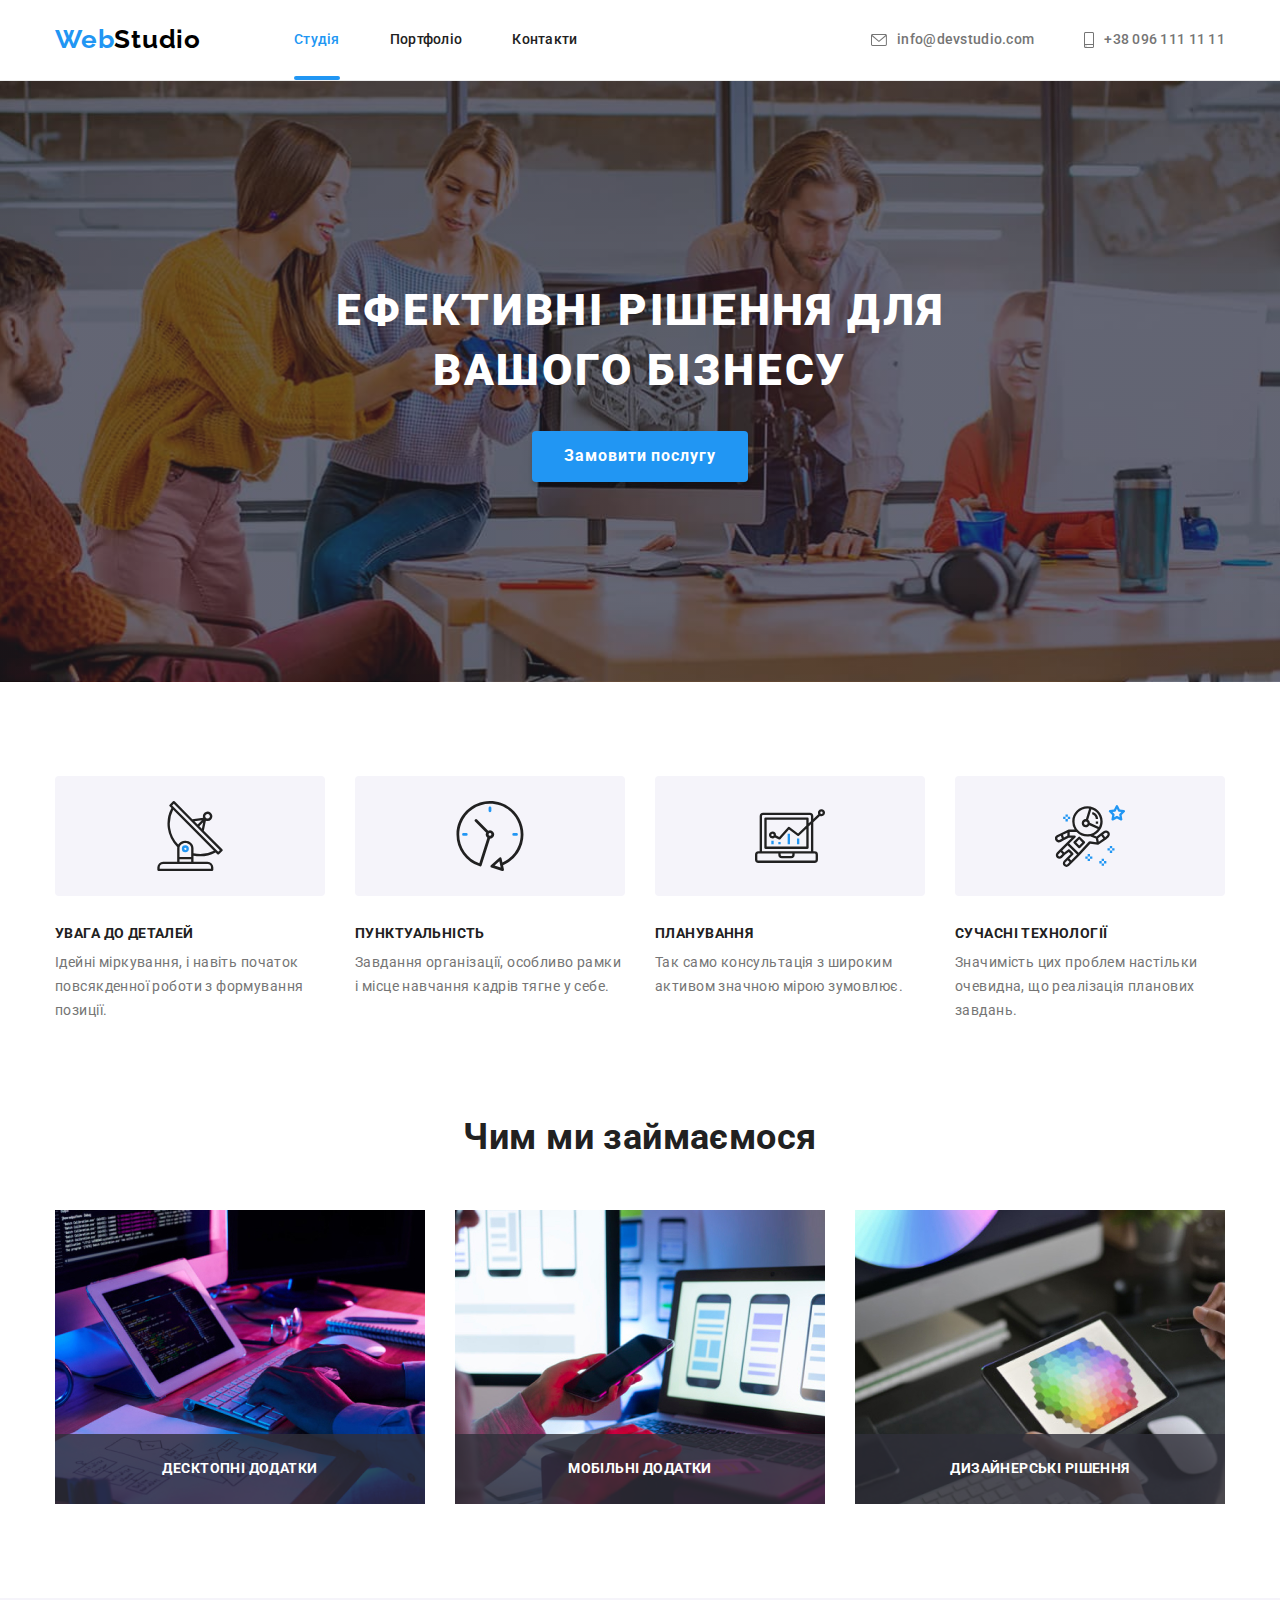
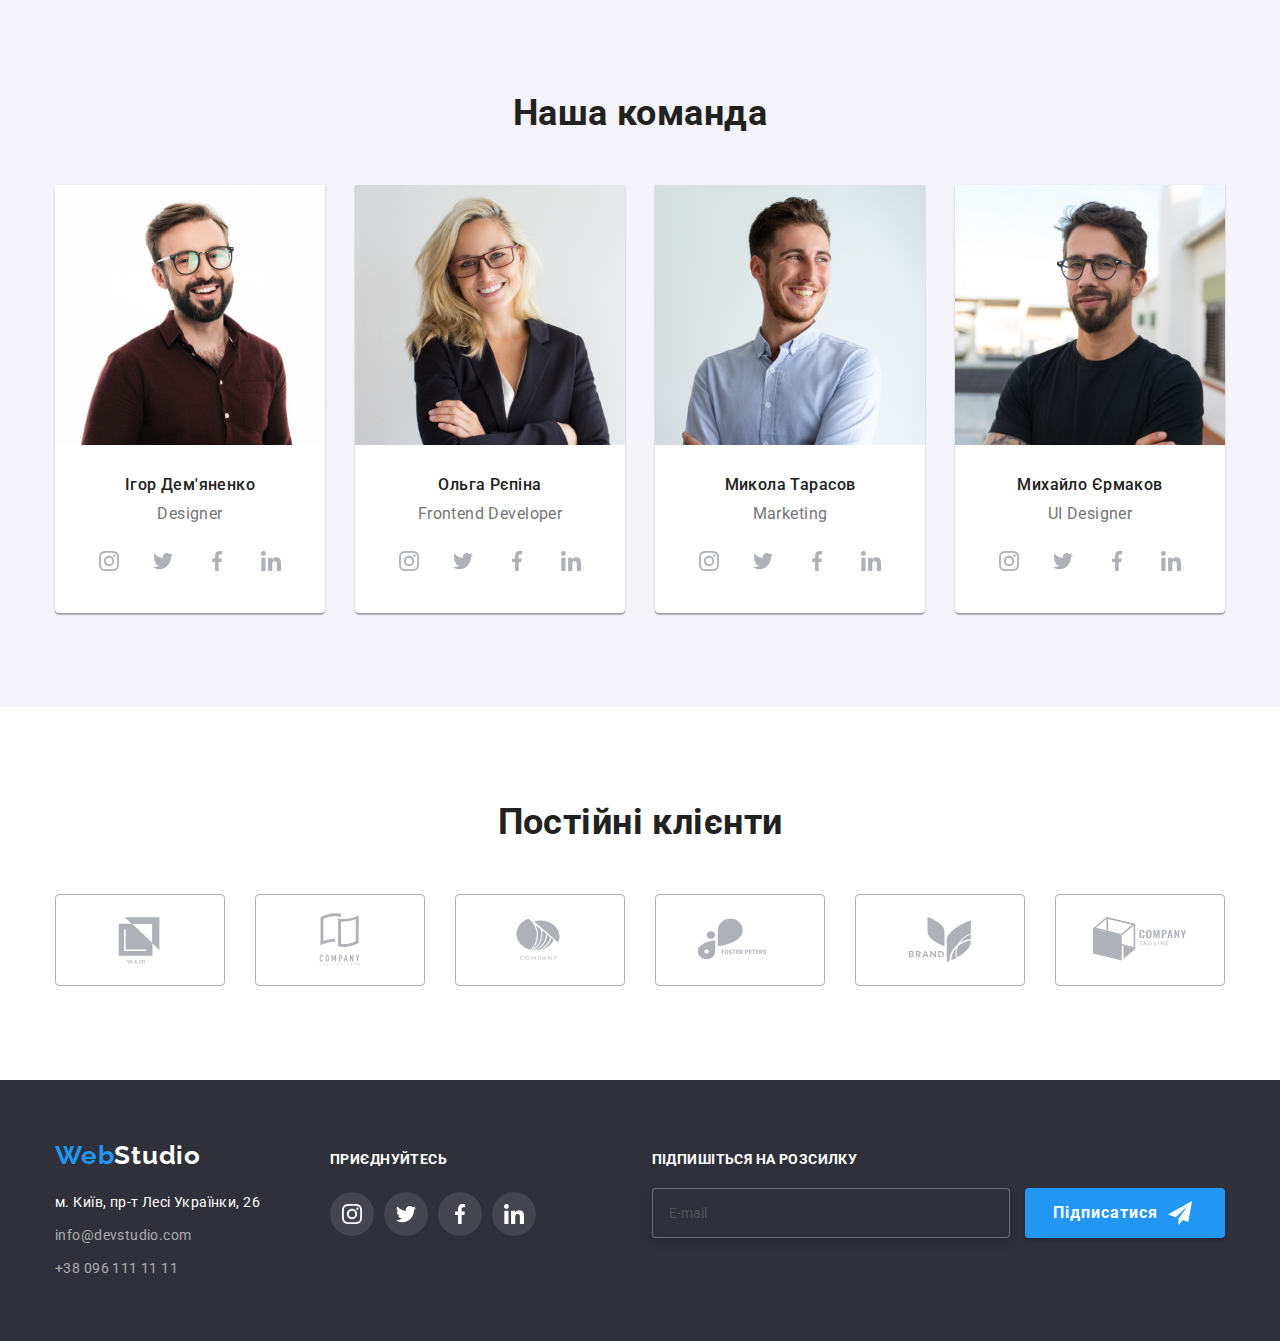
<file: index.html>
<!DOCTYPE html>
<html lang="uk">
<head>
    <meta charset="UTF-8">
    <meta name="viewport" content="width=device-width, initial-scale=1.0">
    <link href="https://fonts.googleapis.com/css2?family=Raleway:wght@700&family=Roboto:wght@400;500;700;900&display=swap"
        rel="stylesheet">
    <title>Студія</title>
    <link rel="stylesheet" href="https://cdnjs.cloudflare.com/ajax/libs/modern-normalize/1.1.0/modern-normalize.min.css">
    <link rel="stylesheet" href="./css/styles.css">
</head>
<body>
    <!-- Site header -->
    <header class="header">
        <div class="container header-wrap">
            <nav class="header-nav">
                <a lang="en" href="./index.html" class="logo">
                    <span class="accent">Web</span>Studio</a>
                <ul class="header-list">
                    <li class="header-item"><a href="#" class="header-link link current">Студія</a></li>
                    <li class="header-item"><a href="./portfolio.html" class="header-link link">Портфоліо</a></li>
                    <li class="header-item"><a href="#" class="header-link link">Контакти</a></li>
                </ul>
                </nav>
            <ul class="contacts">
                <li><a href="mailto://info@devstudio.com" class="contact link"><svg width="16" height="12" class="icon-contact">
                    <use href="./images/icons.svg#icon-envelope"></use>
                </svg>info@devstudio.com</a></li>
                <li><a href="tel:+380961111111" class="contact link"><svg width="10" height="16" class="icon-contact">
                    <use href="./images/icons.svg#icon-smartphone"></use>
                </svg>+38 096 111 11 11</a></li>
            </ul> 
        </div>
         
    </header>
    <main class="main">
        <!-- Hero section -->
        <section class="section hero">
            <div class="container">
                <h1 class="hero-title">Ефективні рішення для вашого бізнесу</h1>
                <button type="button" class="hero-button button" data-modal-open>Замовити послугу</button>
            </div>
        </section>
        <div class="backdrop is-hidden" data-modal>
            <div class="modal">
                <button type="button" class="modal-close" data-modal-close>
                    <svg width="18" height="18" class="button-close">
                        <use href="./images/icons.svg#icon-close-back"></use>
                    </svg>
                </button>
                <form class="modal-form">
                    <p class="modal-title">Залиште свої дані, ми вам передзвонимо</p>
                    <div class="form-wraper">
                        <label class="form-element">
                            Ім'я
                            <div class="input-wrapper">
                                <svg class="icon-modal" width="18" height="18">
                                    <use href="./images/icons.svg#icon-person-black"></use>
                                </svg>
                                <input type="text" name="username" placeholder="" />
                            </div>
                    </label>
                    </div>
                    <div class="form-wraper">
                        <label class="form-element">
                            Телефон
                            <div class="input-wrapper">
                                <svg class="icon-modal" width="18" height="18">
                                    <use href="./images/icons.svg#icon-phone-black"></use>
                                </svg>
                                <input type="tel" name="phone-number" placeholder="" />
                            </div>
                    </label>
                    </div>
                    <div class="form-wraper">
                        <label class="form-element">
                            Пошта
                            <div class="input-wrapper">
                                <svg class="icon-modal" width="18" height="18">
                                    <use href="./images/icons.svg#icon-email-black"></use>
                                </svg>
                                <input type="email" name="email" placeholder="" />
                            </div>
                    </label>
                    </div>
                    <div class="form-wraper">
                        <label class="form-feedback">
                            Коментар
                            <div class="input-wrapper">
                                <textarea name="feedback" placeholder="Введіть текст"></textarea>
                            </div>
                    </label>
                    </div>
                    <div class="form-checkbox">
                        <input type="checkbox" name="agree" value="agree" id="agree" class="checkbox-hidden visually-hidden" required/>
                        <label for="agree"><svg class="checkbox" width="12">
                            <use href="./images/icons.svg#icon-Vector"></use>
                        </svg>
                        Погоджуюся з розсилкою та приймаю &nbsp;<a href="">Умови договору</a></label>
                    </div>
                    <button type="submit" class="form-button">Відправити</button>
                </form>
            </div>
        </div>
        </div>

        <!-- Preferens section -->
        <section class="section">
            <div class="container">
                <h2 class="visually-hidden">Переваги</h2>
                <ul class="preference-list">
                    <li>
                        <div class="preference-wrapper">
                            <svg width="70" height="70" class="icon-shape">
                                <use href="./images/icons.svg#icon-antenna-1"></use>
                            </svg>
                        </div>
                        <h3 class="preference-title title">УВАГА ДО ДЕТАЛЕЙ</h3>
                        <p class="text">Ідейні міркування, і навіть початок повсякденної роботи з формування позиції.</p>
                    </li>
                    <li>
                        <div class="preference-wrapper">
                            <svg width="70" height="70" class="icon-shape">
                                <use href="./images/icons.svg#icon-clock-1"></use>
                            </svg>
                        </div>
                        <h3 class="preference-title title">ПУНКТУАЛЬНІСТЬ</h3>
                        <p class="text">Завдання організації, особливо рамки і місце навчання кадрів тягне у себе.</p>
                    </li>
                    <li>
                        <div class="preference-wrapper">
                            <svg width="70" height="70" class="icon-shape">
                                <use href="./images/icons.svg#icon-diagram-1"></use>
                            </svg>
                        </div>
                        <h3 class="preference-title title">ПЛАНУВАННЯ</h3>
                        <p class="text">Так само консультація з широким активом значною мірою зумовлює.</p>
                    </li>
                    <li>
                        <div class="preference-wrapper">
                            <svg width="70" height="70" class="icon-shape">
                                <use href="./images/icons.svg#icon-astronaut-1"></use>
                            </svg>
                        </div>
                        <h3 class="preference-title title">СУЧАСНІ ТЕХНОЛОГІЇ</h3>
                        <p class="text">Значимість цих проблем настільки очевидна, що реалізація планових завдань.</p>
                    </li>
                </ul> 
            </div>
            
        </section>
        <!-- Specifics section -->
        <section class="section specifics">
            <div class="container">
                <h2 class="section-title title">Чим ми займаємося</h2>
                <ul class="specific-list">
                    <li class="specific-card">
                        <img src="./images/specific/img_1.jpg" alt="Робота за комп'ютером, бекенд" width="370" height="294">
                        <div class="specific-overlay">
                            <p>Десктопні додатки</p>
                        </div>
                    </li>
                    <li class="specific-card">
                        <img src="./images/specific/img_2.jpg" alt="Робота за комп'ютером, фронтенд" width="370" height="294">
                        <div class="specific-overlay">
                            <p>Мобільні додатки</p>
                        </div>
                    </li>
                    <li class="specific-card">
                        <img src="./images/specific/img_3.jpg" alt="Робота за комп'ютером, дизайн" width="370" height="294">
                        <div class="specific-overlay">
                            <p>Дизайнерські рішення</p>
                        </div>
                    </li>
                </ul>
            </div>
            
        </section>
        <!-- Team -->
        <section class="section section-team">
            <div class="container">
                <h2 class="section-title title">Наша команда</h2>
                <ul class="team">
                    <li class="team-card card">
                        <img src="./images/team/photo_1.jpg" alt="Ігор Дем'яненко фото" width="270" height="260">
                        <div class="team-container">
                            <h3 class="name title">Ігор Дем'яненко</h3>
                            <p lang="en" class="desc">Designer</p>
                            <ul class="team-list">
                            
                                <li class="team-icon">
                                    <a href=""><svg class="team-shape">
                                            <use href="./images/icons.svg#icon-instagram"></use>
                                        </svg></a>
                                </li>
                            
                                <li class="team-icon">
                                    <a href=""><svg class="team-shape">
                                            <use href="./images/icons.svg#icon-twitter"></use>
                                        </svg></a>
                                </li>
                            
                                <li class="team-icon">
                                    <a href="">
                                        <svg class="team-shape">
                                            <use href="./images/icons.svg#icon-facebook"></use>
                                        </svg>
                                    </a>
                                </li>
                            
                                <li class="team-icon">
                                    <a href=""><svg class="team-shape">
                                            <use href="./images/icons.svg#icon-linkedin"></use>
                                        </svg></a>
                                </li>
                            </ul>
                        </div>
                    </li>
                    <li class="team-card card">
                        <img src="./images/team/photo_2.jpg" alt="Ольга Рєпіна фото" width="270" height="260">
                        <div class="team-container">
                            <h3 class="name title">Ольга Рєпіна</h3>
                            <p lang="en" class="desc">Frontend Developer</p>
                            <ul class="team-list">
                            
                                <li class="team-icon">
                                    <a href=""><svg class="team-shape">
                                            <use href="./images/icons.svg#icon-instagram"></use>
                                        </svg></a>
                                </li>
                            
                                <li class="team-icon">
                                    <a href=""><svg class="team-shape">
                                            <use href="./images/icons.svg#icon-twitter"></use>
                                        </svg></a>
                                </li>
                            
                                <li class="team-icon">
                                    <a href="">
                                        <svg class="team-shape">
                                            <use href="./images/icons.svg#icon-facebook"></use>
                                        </svg>
                                    </a>
                                </li>
                            
                                <li class="team-icon">
                                    <a href=""><svg class="team-shape">
                                            <use href="./images/icons.svg#icon-linkedin"></use>
                                        </svg></a>
                                </li>
                            </ul>
                        </div>
                    </li>
                    <li class="team-card card">
                        <img src="./images/team/photo_3.jpg" alt="Микола Тарасов фото" width="270" height="260">
                        <div class="team-container">
                            <h3 class="name title">Микола Тарасов</h3>
                            <p lang="en" class="desc">Marketing</p>
                            <ul class="team-list">
                            
                                <li class="team-icon">
                                    <a href=""><svg class="team-shape">
                                            <use href="./images/icons.svg#icon-instagram"></use>
                                        </svg></a>
                                </li>
                            
                                <li class="team-icon">
                                    <a href=""><svg class="team-shape">
                                            <use href="./images/icons.svg#icon-twitter"></use>
                                        </svg></a>
                                </li>
                            
                                <li class="team-icon">
                                    <a href="">
                                        <svg class="team-shape">
                                            <use href="./images/icons.svg#icon-facebook"></use>
                                        </svg>
                                    </a>
                                </li>
                            
                                <li class="team-icon">
                                    <a href=""><svg class="team-shape">
                                            <use href="./images/icons.svg#icon-linkedin"></use>
                                        </svg></a>
                                </li>
                            </ul>
                        </div>
                    </li>
                    <li class="team-card card">
                        <img src="./images/team/photo_4.jpg" alt="Михайло Єрмаков фото" width="270" height="260">
                        <div class="team-container">
                            <h3 class="name title">Михайло Єрмаков</h3>
                            <p lang="en" class="desc">UI Designer</p>
                            <ul class="team-list">
                            
                                <li class="team-icon">
                                    <a href=""><svg class="team-shape">
                                            <use href="./images/icons.svg#icon-instagram"></use>
                                        </svg></a>
                                </li>
                            
                                <li class="team-icon">
                                    <a href=""><svg class="team-shape">
                                            <use href="./images/icons.svg#icon-twitter"></use>
                                        </svg></a>
                                </li>
                            
                                <li class="team-icon">
                                    <a href="">
                                        <svg class="team-shape">
                                            <use href="./images/icons.svg#icon-facebook"></use>
                                        </svg>
                                    </a>
                                </li>
                            
                                <li class="team-icon">
                                    <a href=""><svg class="team-shape">
                                            <use href="./images/icons.svg#icon-linkedin"></use>
                                        </svg></a>
                                </li>
                            </ul>
                        </div>
                    </li>
                </ul>
            </div>
            
        </section>

        <!-- Customers -->
        <section class="section customers">
            <div class="container">
                <h2 class="section-title title">Постійні клієнти</h2>
                <ul class="customers-list">
                    <li>
                        <a href="">
                            <svg class="customers-shape">
                                <use href="./images/icons.svg#icon-Logo-7"></use>
                            </svg>
                        </a>
                    </li>
                    <li>
                        <a href="">
                            <svg class="customers-shape">
                                <use href="./images/icons.svg#icon-Logo-8"></use>
                            </svg>
                        </a>
                    </li>
                    <li>
                        <a href="">
                            <svg class="customers-shape">
                                <use href="./images/icons.svg#icon-Logo-9"></use>
                            </svg>
                        </a>
                    </li>
                    <li>
                        <a href="">
                            <svg class="customers-shape">
                                <use href="./images/icons.svg#icon-Logo-10"></use>
                            </svg>
                        </a>
                    </li>
                    <li>
                        <a href="">
                            <svg class="customers-shape">
                                <use href="./images/icons.svg#icon-Logo-11"></use>
                            </svg>
                        </a>
                    </li>
                    <li>
                        <a href="">
                            <svg class="customers-shape">
                                <use href="./images/icons.svg#icon-Logo-12"></use>
                            </svg>
                        </a>
                    </li>
                </ul>
            </div>

        </section>
    </main>
    <footer class="footer">
        <div class="container footer-wrapper">
            <div class="address-wrapper">
                <a lang="en" href="./index.html" class="logo link">
                    <span class="accent">Web</span>Studio</a>
                </a>
                <address class="address">
                    <ul>
                        <li>
                            <a href="https://goo.gl/maps/q37ei5Kf7AUgtXnX9"
                            target="_blank"
                            rel="noopener noreferrer nofollow" class="address-item color link">м. Київ, пр-т Лесі Українки, 26</a>
                        </li>
                        <li>
                            <a href="mailto://info@devstudio.com" class="address-item link">info@devstudio.com</a>
                        </li>
                        <li><a href="tel:+380961111111" class="address-item link">+38 096 111 11 11</a></li>
                    </ul>
                </address>
            </div>
            <div class="footer-join">
                <b class="footer-title">Приєднуйтесь</b>
                <ul class="footer-join-list">
                    <li class="footer-icon">
                        <a href=""><svg class="footer-shape">
                            <use href="./images/icons.svg#icon-instagram"></use>
                        </svg></a>
                    </li>
                    
                    <li class="footer-icon">
                        <a href=""><svg class="footer-shape">
                            <use href="./images/icons.svg#icon-twitter"></use>
                        </svg></a>
                    </li>
                    
                    <li class="footer-icon">
                        <a href=""><svg class="footer-shape">
                            <use href="./images/icons.svg#icon-facebook"></use>
                        </svg></a>
                    </li>
                    
                    <li class="footer-icon">
                        <a href=""><svg class="footer-shape">
                            <use href="./images/icons.svg#icon-linkedin"></use>
                        </svg></a>
                    </li>
                </ul>

            </div>
            <form class="footer-form">
                <b class="footer-title form-title">Підпишіться на розсилку</b>
                <label class="footer-form-label">
                    <input type="email" name="email" placeholder="E-mail" required>
                </label>
                <button type="submit" class="footer-form-button">
                    Підписатися
                    <svg class="footer-form-icon" width="24" height="24">
                        <use href="./images/icons.svg#icon-icon-send"></use>
                    </svg>
                </button>
            </form>
        </div>
        
    </footer>
    <script src="./js/modal.js"></script>
</body>
</html>
</file>
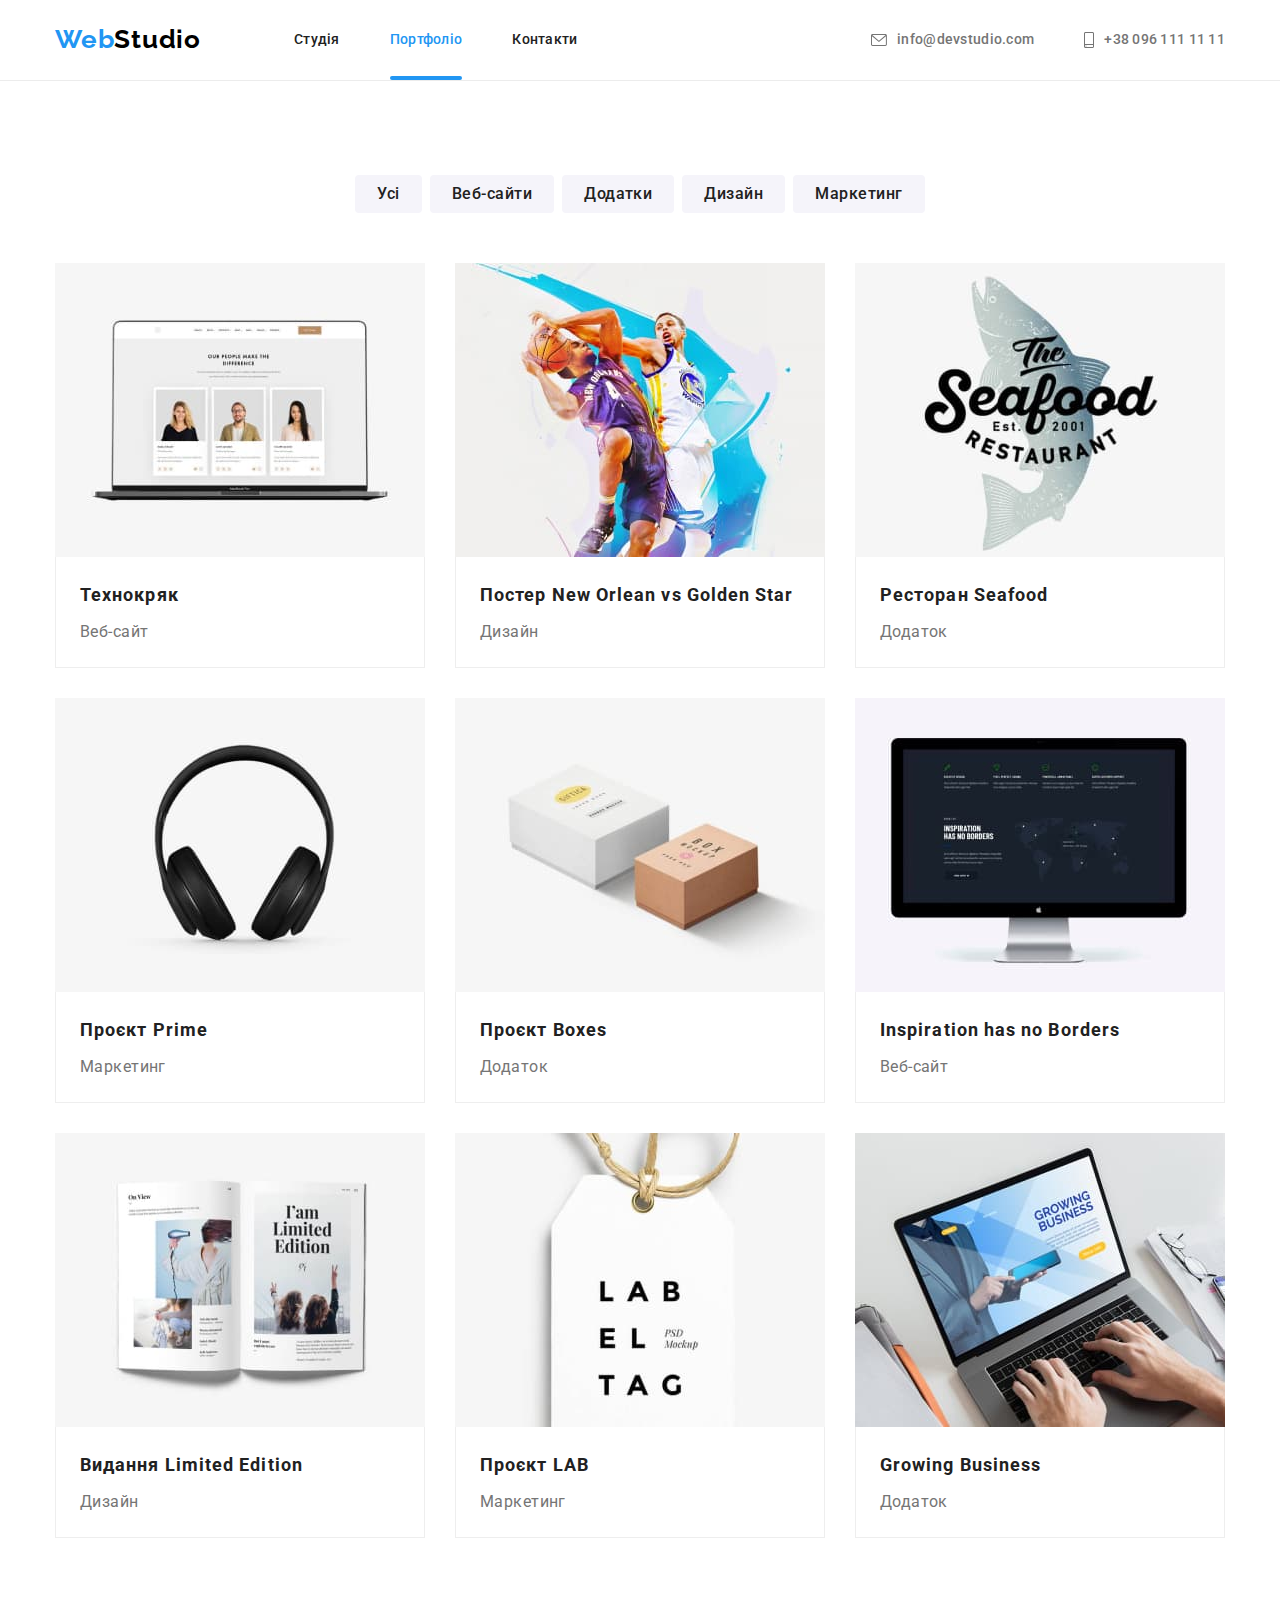
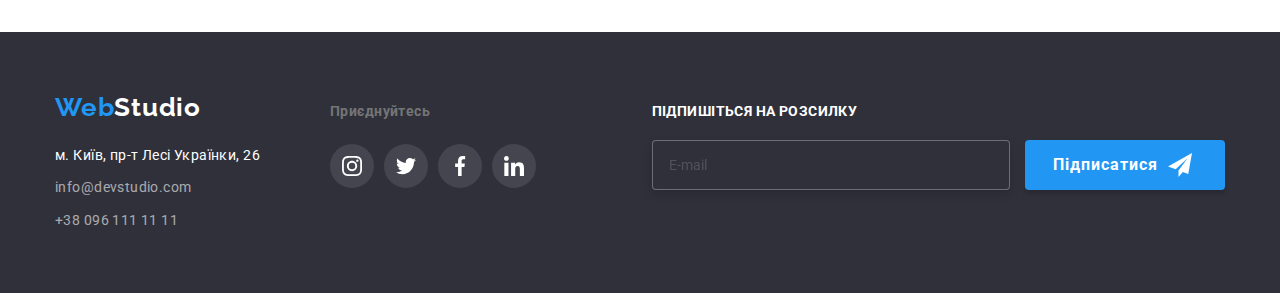
<file: portfolio.html>
<!DOCTYPE html>
<html lang="uk">

<head>
    <meta charset="UTF-8">
    <meta name="viewport" content="width=device-width, initial-scale=1.0">
    <link href="https://fonts.googleapis.com/css2?family=Raleway:wght@700&family=Roboto:wght@400;500;700;900&display=swap"
        rel="stylesheet">
    <title>Студія</title>
    <link rel="stylesheet" href="https://cdnjs.cloudflare.com/ajax/libs/modern-normalize/1.1.0/modern-normalize.min.css">
    <link rel="stylesheet" href="./css/styles.css">
</head>

<body>
    <!-- Site header -->
    <header class="header">
        <div class="container header-wrap">
            <nav class="header-nav">
                <a lang="en" href="./index.html" class="logo">
                    <span class="accent">Web</span><span class="logo-letter">Studio</span></a>
                <ul class="header-list">
                    <li><a href="./index.html" class="header-link link">Студія</a></li>
                    <li><a href="#" class="header-link link current">Портфоліо</a></li>
                    <li><a href="#" class="header-link link">Контакти</a></li>
                </ul>
            </nav>
            <ul class="contacts">
                <li><a href="mailto://info@devstudio.com" class="contact link"><svg width="16" height="12" class="icon-contact">
                            <use href="./images/icons.svg#icon-envelope"></use>
                        </svg>info@devstudio.com</a></li>
                <li><a href="tel:+380961111111" class="contact link"><svg width="10" height="16" class="icon-contact">
                            <use href="./images/icons.svg#icon-smartphone"></use>
                        </svg>+38 096 111 11 11</a></li>
            </ul>
        </div>
        
    </header>
    <main>
        <!--Portfolio section-->
        <section class="section">
            <div class="container">
                <h1 class="visually-hidden">Portfolio</h1>
                <ul class="filters">
                    <Li><button type="button" class="filter title button">Усі</button></Li>
                    <Li><button type="button" class="filter title button">Веб-сайти</button></Li>
                    <Li><button type="button" class="filter title button">Додатки</button></Li>
                    <Li><button type="button" class="filter title button">Дизайн</button></Li>
                    <Li><button type="button" class="filter title button">Маркетинг</button></Li>
                </ul>
                <ul class="project-cards">
                    <li class="project card">
                        <a href=""> 
                            <div class="project-overlay">
                                <img src="./images/project/project_1.jpg" alt="Ноутбук" width="370" height="294">
                                <div class="paragraph">
                                    <p class="project-text">Ресурс пропонує комплексні пропозиції з різним рівнем функціоналу та сервісів. Все це дозволить відвідувачу отримати
                                вичерпні відомості про компанію чи приватну особу.</p>
                                </div>
                            </div>
                            <div class="card-container">
                                <h2 class="card-title title">Технокряк</h2>
                                <p class="project-title">Веб-сайт</p>
                            </div>
                        </a>       
                    </li>
                    <li class="project card">
                        <a href="">
                            <div class="project-overlay">
                                <img src="./images/project/project_2.jpg" alt="Троє баскетбольних гравців" width="370" height="294">
                                <div class="paragraph">
                                    <p class="project-text">Lorem ipsum dolor sit amet consectetur adipisicing elit. Eveniet, tempora.</p>
                                </div>
                            </div>
                            <div class="card-container">
                                <h2 class="card-title title">Постер New Orlean vs Golden Star</h2>
                                <p class="project-title">Дизайн</p>
                            </div>
                        </a>
                    
                    </li>
                    <li class="project card">
                        <a href="">
                            <div class="project-overlay">
                                <img src="./images/project/project_3.jpg" alt="Seafood логотип" width="370" height="294">
                                <div class="paragraph">
                                    <p class="project-text">Lorem ipsum dolor, sit amet consectetur adipisicing elit. Nostrum!</p>
                                </div>
                            </div>
                            <div class="card-container">
                                <h2 class="card-title title">Ресторан Seafood</h2>
                                <p class="project-title">Додаток</p>
                            </div>
                        </a>    
                    </li>
                    <li class="project card">
                        <a href="">
                            <div class="project-overlay">
                                <img src="./images/project/project_4.jpg" alt="навушники" width="370" height="294">
                                <div class="paragraph">
                                    <p class="project-text">Lorem ipsum dolor sit amet consectetur, adipisicing elit. Possimus.</p>
                                </div>
                            </div>
                            <div class="card-container">
                                <h2 class="card-title title">Проєкт Prime</h2>
                                <p class="project-title">Маркетинг</p> 
                            </div>
                        </a>
                    </li>
                    <li class="project card">
                        <a href="">
                            <div class="project-overlay">
                                <img src="./images/project/project_5.jpg" alt="дві коробки" width="370" height="294">
                                <div class="paragraph">
                                    <p class="project-text">Lorem ipsum, dolor sit amet consectetur adipisicing elit. Sunt.</p>
                                </div>
                            </div>
                            <div class="card-container">
                                <h2 class="card-title title">Проєкт Boxes</h2>
                                <p class="project-title">Додаток</p>
                            </div>
                        </a> 
                    </li>
                    <li class="project card">
                        <a href="">
                            <div class="project-overlay">
                                <img src="./images/project/project_6.jpg" alt="монітор" width="370" height="294">
                                <div class="paragraph">
                                    <p class="project-text">Lorem ipsum dolor sit amet consectetur adipisicing elit. Ratione.</p>
                                </div>
                            </div>
                            <div class="card-container">
                                <h2 class="card-title title">Inspiration has no Borders</h2>
                                <p class="project-title">Веб-сайт</p>
                            </div>
                        </a>
                    </li>
                    <li class="project card">
                        <a href="">
                            <div class="project-overlay">
                                <img src="./images/project/project_7.jpg" alt="відкрита книга" width="370" height="294">
                                <div class="paragraph">
                                    <p class="project-text">Lorem ipsum dolor sit amet consectetur adipisicing elit. Debitis.</p>
                                </div>
                            </div>
                            <div class="card-container">
                                <h2 class="card-title title">Видання Limited Edition</h2>
                                <p class="project-title">Дизайн</p>
                            </div>
                        </a>
                    </li>
                    <li class="project card">
                        <a href="">
                            <div class="project-overlay">
                                <img src="./images/project/project_8.jpg" alt="label тег" width="370" height="294">
                                <div class="paragraph">
                                    <p class="project-text">Lorem ipsum dolor sit amet consectetur adipisicing elit. Quas.</p>
                                </div>
                            </div>
                            <div class="card-container">
                                <h2 class="card-title title">Проєкт LAB</h2>
                                <p class="project-title">Маркетинг</p>
                            </div>
                        </a>
                    </li>
                    <li class="project card">
                        <a href="">
                            <div class="project-overlay">
                                <img src="./images/project/project_9.jpg" alt="робота за комп'ютером " width="370" height="294">
                                <div class="paragraph">
                                    <p class="project-text">Lorem ipsum dolor sit amet consectetur adipisicing elit. Ut.</p>
                                </div>
                            </div>
                            <div class="card-container">
                                <h2 class="card-title title">Growing Business</h2>
                                <p class="project-title">Додаток</p>
                            </div>  
                        </a>
                    </li>
                </ul>
            </div>
            

        </section>
    </main>
    <footer class="footer">
        <div class="container footer-wrapper">
            <div class="address-wrapper">
                <a lang="en" href="./index.html" class="logo link">
                    <span class="accent">Web</span>Studio</a>
                </a>
                <address class="address">
                    <ul>
                        <li>
                            <a href="https://goo.gl/maps/q37ei5Kf7AUgtXnX9" target="_blank"
                                rel="noopener noreferrer nofollow" class="address-item color link">м. Київ, пр-т Лесі
                                Українки, 26</a>
                        </li>
                        <li>
                            <a href="mailto://info@devstudio.com" class="address-item link">info@devstudio.com</a>
                        </li>
                        <li><a href="tel:+380961111111" class="address-item link">+38 096 111 11 11</a></li>
                    </ul>
                </address>
            </div>
            <div class="footer-join">
                <b class="footer-join-title">Приєднуйтесь</b>
                <ul class="footer-join-list">
                    <li class="footer-icon">
                        <a href=""><svg class="footer-shape">
                                <use href="./images/icons.svg#icon-instagram"></use>
                            </svg></a>
                    </li>
    
                    <li class="footer-icon">
                        <a href=""><svg class="footer-shape">
                                <use href="./images/icons.svg#icon-twitter"></use>
                            </svg></a>
                    </li>
    
                    <li class="footer-icon">
                        <a href=""><svg class="footer-shape">
                                <use href="./images/icons.svg#icon-facebook"></use>
                            </svg></a>
                    </li>
    
                    <li class="footer-icon">
                        <a href=""><svg class="footer-shape">
                                <use href="./images/icons.svg#icon-linkedin"></use>
                            </svg></a>
                    </li>
                </ul>
    
            </div>
            <form class="footer-form">
                <b class="footer-title form-title">Підпишіться на розсилку</b>
                <label class="footer-form-label">
                    <input type="email" name="email" placeholder="E-mail" required>
                </label>
                <button type="submit" class="footer-form-button">
                    Підписатися
                    <svg class="footer-form-icon" width="24" height="24">
                        <use href="./images/icons.svg#icon-icon-send"></use>
                    </svg>
                </button>
            </form>
        </div>
    
    </footer>

</body>

</html>
</file>
<file: css/styles.css>
:root {
    --primary-text-color: #757575;
    --lurge-title-color: #FFFFFF;
    --title-text-color: #212121;
    --accent-color: #2196F3;
    --header-logo-color: #000000;
    --hero-footer-color: #2F303A;
    --section-color: #F5F4FA;
    --a-color: rgba(255, 255, 255, 0.6);
    --icon-color: #AFB1B8;
}

h1,
h2,
h3,
h4,
h5,
h6,
ul,
p {
    margin: 0;
}

ul {
    padding: 0;
    list-style: none;
}

body {
    background-color: var(--lurge-title-color);
    color: var(--primary-text-color);
    font-family: "Roboto", sans-serif;
    letter-spacing: 0.03em;
    font-size: 14px;
    line-height: 1.7;
}

img {
    display: block;
}

svg {
    padding: 0;
    margin: 0;
}

.container {
    width: 1200px;
    margin: 0 auto;
    padding: 0 15px;
    /* outline: 1px solid pink ; */
}

.title {
    color: var(--title-text-color);
}

a {
    text-decoration: none;
    transition: color 250ms cubic-bezier(0.4, 0, 0.2, 1);
}

.link {
    color: var(--primary-text-color);

}

.link:hover,
.link:focus {
    color: var(--accent-color);
}

.section {
    padding-top: 94px;
    padding-bottom: 94px;
}

.logo {
    display: block;
    color: #000000;
    font-family: "Raleway", sans-serif;
    font-weight: 700;
    font-size: 26px;
    line-height: 1.2;
    letter-spacing: 0.03em;
    text-decoration: none;
}

/* Site header */
header {
    border-bottom: 1px solid #ECECEC;
}

.header .logo {
    margin-right: 93px;
    padding-top: 24px;
    padding-bottom: 25px;
}

.accent {
    color: var(--accent-color);
}

.header-list .current {
    position: relative;
    display: block;
    color: var(--accent-color);
}

.current::after {
    position: absolute;
    display: block;
    content: '';
    width: 100%;
    height: 4px;
    border-radius: 2px;
    background-color: var(--accent-color);
    bottom: 0;
}

.header .link {
    display: flex;
    align-items: center;
    padding-top: 32px;
    padding-bottom: 32px;
    /* background-color: purple; */
}

/* .header-link .icon-contact {
    transition: fill 2000ms cubic-bezier(0.4, 0, 0.2, 1);
} */

.icon-contact {
    /* width: 20px;
    height: 20px; */
    margin-right: 10px;
    fill: currentColor;
}

.icon-contact:hover,
.icon-contact:focus {
    fill: currentColor;
}

.header-wrap {
    display: flex;
}

.header-nav {
    display: flex;
    align-items: center;
}

.header-list {
    display: flex;
    gap: 50px;
}

.contacts {
    display: flex;
    gap: 50px;
    align-items: center;
    margin-left: auto;
}

.header-link,
.contact {
    display: block;
    font-weight: 500;
    font-size: 14px;
    line-height: 1.14;
    letter-spacing: 0.02em;
}

.header-link {
    color: var(--title-text-color);
}

/* Hero section */
.hero {
    background: linear-gradient(rgba(47, 48, 58, 0.4), rgba(47, 48, 58, 0.4)), url(../images/bg-img.jpg);
    background-position: center;
    background-repeat: no-repeat;
    background-size: cover;
    max-width: 1600px;
    min-height: 600px;
    padding-top: 200px;
    padding-bottom: 200px;
    margin: auto;
    text-align: center;
} 

.hero-title {
    margin-bottom: 30px;
    width: 696px;
    height: 120px;
    margin-left: auto;
    margin-right: auto;

    color: var(--lurge-title-color);
    font-weight: 900;
    font-size: 44px;
    line-height: 1.36;
    /* text-align: center; */
    letter-spacing: 0.06em;
    text-transform: uppercase;
}

.button {
    padding: 0;
    cursor: pointer;
    margin: 0 auto;
    display: block;
    transition-property: background-color, box-shadow;
    transition-duration: 250ms, 250ms;
    transition-timing-function: cubic-bezier(0.4, 0, 0.2, 1), cubic-bezier(0.4, 0, 0.2, 1);
}

.hero-button {
    box-shadow: 0px 4px 4px rgba(0, 0, 0, 0.15);
    border-radius: 4px;
    border: none;
    padding: 10px 32px;
    background-color: var(--accent-color);
    color: var(--lurge-title-color);
    font-family: inherit;
    font-weight: 700;
    font-size: 16px;
    line-height: 1.9;
    letter-spacing: 0.06em;
    /* text-align: center; */
}

.hero-button:hover,
.hero-button:focus {
    background-color: #188CE8;
}

/* Modal Section */
.backdrop {
    display: flex;
    justify-content: center;
    align-items: center;
    position: fixed;
    top: 0;
    width: 100%;
    height: 100%;
    z-index: 3;
    background-color: rgba(0, 0, 0, 0.1);
    transition-property: background-color;
    transition-duration: 250ms;
    transition-timing-function: cubic-bezier(0.4, 0, 0.2, 1);
}

.modal {
    padding: 40px 41px;
    position: relative;
    width: 528px;
    height: 581px;
    background-color: #FFFFFF;
    box-shadow: 0px 1px 3px rgba(0, 0, 0, 0.12), 0px 1px 1px rgba(0, 0, 0, 0.14), 0px 2px 1px rgba(0, 0, 0, 0.2);
    border-radius: 4px;
    transition-property: background-color, box-shadow;
    transition-duration: 250ms, 250ms;
    transition-timing-function: cubic-bezier(0.4, 0, 0.2, 1), cubic-bezier(0.4, 0, 0.2, 1);
}

.modal-close {
    position: absolute;
    top: 8px;
    right: 8px;
    cursor: pointer;
    display: flex;
    align-items: center;
    justify-content: center;
    background: var(--lurge-title-color);
    border: rgba(0, 0, 0, 0.1) 1px solid;
    border-radius: 50%;
    width: 30px;
    height: 30px;
}

.modal-close svg {
    fill: var(--header-logo-color);
    transition-property: fill;
    transition-duration: 250ms;
    transition-timing-function: cubic-bezier(0.4, 0, 0.2, 1);
}

.modal-close:hover svg,
.modal-close:focus svg {
    fill: var(--accent-color);
}

.is-hidden {
    visibility: hidden;
    opacity: 0;
    pointer-events: none;
}

.backdrop.is-hidden .modal {
    transform: scale(3);
    transition-property: transform;
    transition-duration: 250ms;
    transition-timing-function: cubic-bezier(0.4, 0, 0.2, 1);
}

.modal-title {
    margin-bottom: 12px;
    font-weight: 700;
    font-size: 20px;
    line-height: 1.15;
    letter-spacing: 0.03em;
    text-align: center;
    color: var(--title-text-color);
}

.modal-form {
    font-weight: 400;
    font-size: 12px;
    line-height: 1.16;
    letter-spacing: 0.01em;
    color: var(--primary-text-color);
}
.form-wraper {
    margin-bottom: 10px;
}

.form-element {
    display: flex;
    flex-direction: column;
    width: 448px;
}

.form-element:hover,
.form-element:focus-within {
    fill: var(--accent-color);
}

.modal-form input {
    width: 448px;
    height: 40px;
    margin-top: 4px;
    border: 1px solid rgba(33, 33, 33, 0.2);
    border-radius: 4px;
    outline: none;
    padding-left: 42px;
    transition-property: border;
    transition-duration: 250ms;
    transition-timing-function: cubic-bezier(0.4, 0, 0.2, 1);
}

.modal-form input:hover,
.modal-form input:focus {
    border: 1px solid var(--accent-color);
    cursor: pointer;
}

.modal-form input:focus svg {
    fill: var(--accent-color);
}

.input-wrapper {
    position: relative;
}

.input-wrapper svg{
    position: absolute;
    top: 50%;
    left: 15px;
    translate: 0 -50%;
    transition-property: fill;
    transition-duration: 250ms;
    transition-timing-function: cubic-bezier(0.4, 0, 0.2, 1);
}

.form-feedback {
    display: flex;
    flex-direction: column;
}

.form-feedback textarea {
    padding: 12px 16px;
    width: 448px;
    height: 120px;
    margin-top: 4px;
    border: 1px solid rgba(33, 33, 33, 0.2);
    border-radius: 4px;
    cursor: pointer;
    resize: none;
    outline: none;
    transition-duration: 250ms;
    transition-timing-function: cubic-bezier(0.4, 0, 0.2, 1);
}

.form-feedback textarea:hover,
.form-feedback textarea:focus {
    border: 1px solid var(--accent-color);
}

::placeholder {
    color: rgba(117, 117, 117, 0.5);
}

.form-checkbox {
    display: flex;
    justify-content: center;
    font-size: 14px;
    line-height: 1.71;
    letter-spacing: 0.03em;
    text-align: center;
    margin-top: 20px;
    margin-bottom: 30px;
}

.form-checkbox a {
    /* display: inline-block;
    margin-left: 5px; */
    color: var(--accent-color);
    text-decoration: none;
    text-decoration-line: underline;
}

.checkbox-hidden {
    margin-top: 0;
}

.checkbox {
    display: flex;
    justify-content: center;
    border: 2px solid var(--header-logo-color);
    width: 16px;
    height: 16px;
    border-radius: 3px;
    margin-right: 8px;
    cursor: pointer;
}

.form-checkbox label {
    display: flex;
    align-items: center;
}

.form-checkbox input:checked+label .checkbox {
    background-color: var(--accent-color);
    border: 2px solid var(--accent-color);
}

.form-checkbox input:focus+label .checkbox {
    border: 1px solid var(--accent-color);
}

.form-button {
    display: block;
    width: 200px;
    height: 50px;
    background-color: var(--accent-color);
    color: var(--lurge-title-color);
    font-weight: 700;
    font-size: 16px;
    line-height: 1.88;
    letter-spacing: 0.06em;
    border: none;
    border-radius: 4px;
    box-shadow: 0px 4px 4px rgba(0, 0, 0, 0.15);
    padding: 10px 53px;
    margin: 0 auto;
    margin-top: 30px;
    transition-property: background-color;
    transition-duration: 250ms;
    transition-timing-function: cubic-bezier(0.4, 0, 0.2, 1);
}

.form-button:hover,
.form-button:focus{
    background-color: #188CE8;
    cursor: pointer;
}


/* Preferens section */
.preference-list {
    display: flex;
}

.preference-list > li:not(:first-child) {
    margin-left: 30px;
}

.preference-list > li {
    /* background-color: blue; */
    width: 270px;
}

.preference-wrapper {
    width: 270px;
    height: 120px;
    background-color: var(--section-color);
    border-radius: 4px;
    display: flex;
    align-items: center;
    justify-content: center;
    margin-bottom: 30px;
}

.preference-title {
    font-weight: 700;
    font-size: 14px;
    line-height: 1.1;
    letter-spacing: 0.03em;
    text-transform: uppercase;
    margin-bottom: 10px;
}

/* Hide heading */
.visually-hidden {
    position: absolute;
    white-space: nowrap;
    width: 1px;
    height: 1px;
    overflow: hidden;
    border: 0;
    padding: 0;
    clip: rect(0 0 0 0);
    clip-path: inset(50%);
    margin: -1px;
}



.section-title {
    font-weight: 700;
    font-size: 36px;
    line-height: 1.2;
    text-align: center;
    margin-bottom: 50px;
}

/* Specifics section */
.specifics {
    padding-top: 0px;
}

.specific-list {
    display: flex;
}

.specific-list > li:not(:first-child) {
    margin-left: 30px;
}

.specific-card {
    position: relative;
}

.specific-overlay {
    position: absolute;
    bottom: 0;
    width: 100%;
    height: 70px;
    background-color: rgba(47, 48, 58, 0.8);
    
    padding-top: 27px;
    color: var(--lurge-title-color);
    font-style: normal;
    font-weight: 700;
    line-height: 1.1;
    text-align: center;
    text-transform: uppercase;
}

/* Team */
.team {
    display: flex;
    justify-content: space-between;
}

.team > li {
    background-color: var(--lurge-title-color);
    box-shadow: 0px 1px 3px rgba(0, 0, 0, 0.12), 0px 1px 1px rgba(0, 0, 0, 0.14), 0px 2px 1px rgba(0, 0, 0, 0.2);
    border-radius: 0px 0px 4px 4px;
}

.team-container {
    padding-top: 30px;
    padding-bottom: 30px;

    text-align: center;
}

.section-team {
    background-color: var(--section-color);
}

.card {
    background-color: var(--lurge-title-color);
}

.name,
.desc {
    font-size: 16px;
    line-height: 1.2;
}

.name {
    margin-bottom: 10px;

    font-weight: 500;
}

.team-list {
    display: flex;
    gap: 10px;
    justify-content: center;
    margin-top: 16px;
}

.team-list a {
    display: flex;
    align-items: center;
    justify-content: center;
    height: 44px;
    width: 44px;
    background-color: var(--lurge-title-color);
    border-radius: 50%;
    transition-property: background-color;
    transition-duration: 250ms;
    transition-timing-function: cubic-bezier(0.4, 0, 0.2, 1);
}

.section-team a:hover svg,
.section-team a:focus svg {
    fill: var(--lurge-title-color);
}

.team-list svg {
    width: 20px;
    height: 20px;
    fill: var(--icon-color);
    transition-property: fill;
    transition-duration: 250ms;
    transition-timing-function: cubic-bezier(0.4, 0, 0.2, 1);
}

.team-list a:hover,
.team-list a:focus {
    background: var(--accent-color);
}

/* Customers */

.customers-list {
    display: flex;
    gap: 30px;
}

.customers-list a {
    display: flex;
    justify-content: center;
    align-items: center;
    width: 170px;
    height: 92px;
    border: 1px solid var(--icon-color);
    border-radius: 4px;
    transition-property: border;
    transition-duration: 250ms;
    transition-timing-function: cubic-bezier(0.4, 0, 0.2, 1);
}

.customers svg {
    fill: var(--icon-color);
    width: 106px;
    height: 60px;
    transition-property: fill;
    transition-duration: 250ms;
    transition-timing-function: cubic-bezier(0.4, 0, 0.2, 1);
}

.customers-list a:hover,
.customers-list a:focus {
    border: 1px solid var(--accent-color);
}

.customers-list a:hover svg,
.customers-list a:focus svg {
    fill: var(--accent-color);
}

/* Portfolio */
.filter {
    border-radius: 4px;
    border: none;
    padding: 6px 22px;

    background-color: var(--section-color);
    font-family: inherit;       
    font-weight: 500;
    font-size: 16px;
    line-height: 1.62;
    text-align: center;
    letter-spacing: 0.03em;
    transition-property: color, background-color, box-shadow;
    transition-duration: 250ms, 250ms, 250ms;
    transition-timing-function: cubic-bezier(0.4, 0, 0.2, 1), cubic-bezier(0.4, 0, 0.2, 1), cubic-bezier(0.4, 0, 0.2, 1);
}

.filter:hover,
.filter:focus {
    box-shadow: 0px 3px 1px rgba(0, 0, 0, 0.1), 0px 1px 2px rgba(0, 0, 0, 0.08), 0px 2px 2px rgba(0, 0, 0, 0.12);

    color: var(--lurge-title-color);
    background-color: var(--accent-color);
}

.card-title {
    font-weight: 700;
    font-size: 18px;
    line-height: 2;
    letter-spacing: 0.06em;
    margin-bottom: 4px;
}

.project-title {
    font-size: 16px;
    line-height: 1.88;
    color: var(--primary-text-color)
}

.filters {
    display: flex;
    justify-content: center;
    gap: 8px;
    margin-bottom: 50px;
}

.card-title {
    font-weight: 700;
    font-size: 18px;
    line-height: 2;
    letter-spacing: 0.06em;
    margin-bottom: 4px;
}

.project-title {
    font-size: 16px;
    line-height: 1.88;
    color: var(--primary-text-color)
}

.filters {
    display: flex;
    justify-content: center;
    gap: 8px;
    margin-bottom: 50px;
}

.card-container {   
    padding: 20px 24px;
    border-right: 1px solid #EEEEEE;
    border-left: 1px solid #EEEEEE;
    border-bottom: 1px solid #EEEEEE;
}

.project-cards {
    display: flex;
    flex-wrap: wrap;
}

.project-cards a {
    display: block;
    transition-property: box-shadow;
    transition-duration: 250ms;
    transition-timing-function: cubic-bezier(0.4, 0, 0.2, 1);
}

.project-cards a:hover,
.project-cards a:focus {
    box-shadow: 0px 1px 1px rgba(0, 0, 0, 0.12), 0px 4px 4px rgba(0, 0, 0, 0.06), 1px 4px 6px rgba(0, 0, 0, 0.16);
}

.project-overlay {
    position: relative;
    overflow: hidden;
}

/* .project-overlay:hover .paragraph,
.project-overlay:focus .paragraph {
    transform: translateY(0);
} */

.project-cards a:hover .paragraph,
.project-cards a:focus .paragraph {
    transform: translateY(0);
}

.paragraph {
    top: 0;
    left: 0;
    position: absolute;
    height: 100%;
    padding: 63px 24px;
    opacity: 0, 9;
    margin: 0 auto;
    font-size: 18px;
    line-height: 1.56;
    letter-spacing: 0.03em;
    color: var(--lurge-title-color);
    background-color: rgba(33, 150, 243, 0.9);
    transform: translateY(100%);
    transition-property: transform;
    transition-duration: 250ms;
    transition-timing-function: cubic-bezier(0.4, 0, 0.2, 1);
}

.project {
    width: calc((100% - 60px) / 3);
    margin-right: 30px;
    margin-bottom: 30px;
}

.project:nth-child(3n) {
    margin-right: 0;
}

.project:nth-last-child(-n + 3) {
    margin-bottom: 0;
} 

/* Footer */
.footer {
    background-color: var(--hero-footer-color);
    padding-top: 60px;
    padding-bottom: 60px;
}

.footer-wrapper {
    display: flex;
    align-items: baseline;
}

.footer .logo {
    margin-bottom: 20px;

    color: var(--lurge-title-color);
}

.address-item {
    display: block;

    font-style: normal;
    color: var(--a-color);
}

.address li:not(:last-child) {
    margin-bottom: 9px;
}

.address-item.color {
    color: var(--lurge-title-color);
}

.footer-join {
    margin-left: 70px;
}

.footer-title {
    font-weight: 700;
    font-size: 14px;
    line-height: 1.14;
    text-transform: uppercase;
    color: var(--lurge-title-color);
}

.footer-join-list {
    display: flex;
    gap: 10px;
    margin-top: 20px;
}

.footer-join-list a {
    display: flex;
    align-items: center;
    justify-content: center;
    height: 44px;
    width: 44px;
    background-color: rgba(255, 255, 255, 0.1);
    border-radius: 50%;
    transition-property: background-color;
    transition-duration: 250ms;
    transition-timing-function: cubic-bezier(0.4, 0, 0.2, 1);
    
}

.footer-join-list svg {
    fill: var(--lurge-title-color);
    width: 20px;
    height: 20px;
}

.footer-join-list a:hover {
    background: var(--accent-color);
}

.footer-join-list a:focus {
    fill: var(--lurge-title-color);
    background: var(--accent-color);
    border-radius: 50%;
}

.footer-form {
    margin-left: auto;
}

.footer-form-wrapper {
    display: flex;
}

.form-title {
    display: block;
}

.footer-form-label {
    display: inline-flex;
    margin-top: 20px;
}
    
.footer-form input {
    width: 358px;
    height: 50px;
    padding-top: 15px;
    padding-bottom: 15px;
    padding-left: 16px;
    background-color: var(--hero-footer-color);
    border: 1px solid rgba(255, 255, 255, 0.3);
    filter: drop-shadow(0px 4px 4px rgba(0, 0, 0, 0.15));
    border-radius: 4px;
    outline: none;
}

.footer-form-label::placeholder {
    font-size: 16px;
    line-height: 1.25;
    letter-spacing: 0.03em;
    color: rgba(255, 255, 255, 0.6);
}

.footer-form-button {
    display: inline-flex;
    align-items: center;
    text-align: center;

    font-weight: 700;
    font-size: 16px;
    line-height: 1.87;
    letter-spacing: 0.06em;
    color: var(--lurge-title-color);

    width: 200px;
    height: 50px;
    margin-left: 12px;
    background-color: var(--accent-color);
    box-shadow: 0px 4px 4px rgba(0, 0, 0, 0.15);
    border-radius: 4px;
    border: none;

    cursor: pointer;

    padding: 10px 28px;

    transition-property: background-color;
    transition-duration: 250ms; 
    transition-timing-function: cubic-bezier(0.4, 0, 0.2, 1);
}

.footer-form-button:hover,
.footer-form-button:focus {
    background-color: #188CE8;
}

.footer-form-icon {
    margin-left: 10px;
}
</file>
